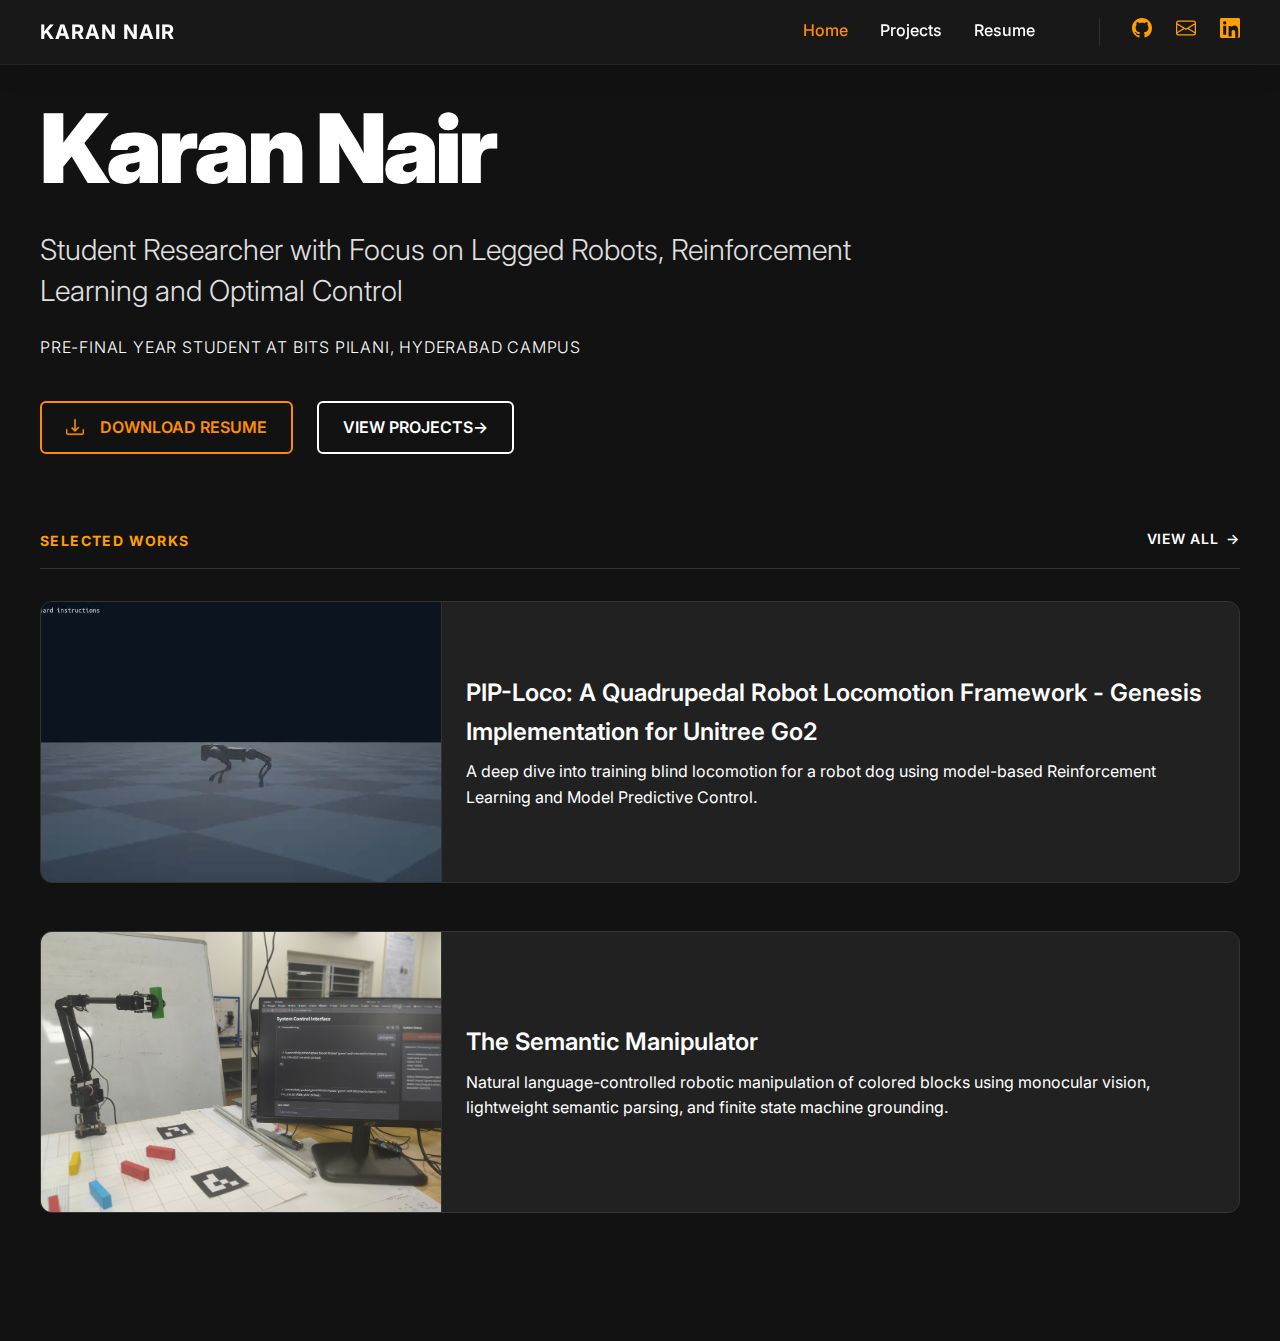
<file: index.html>
<!DOCTYPE html>
<html lang="en">

<head>
    <meta charset="UTF-8">
    <meta name="viewport" content="width=device-width, initial-scale=1.0">
    <title>Karan Nair | Portfolio</title>
    <link rel="stylesheet" href="styles.css">
    <link rel="preconnect" href="https://fonts.googleapis.com">
    <link rel="preconnect" href="https://fonts.gstatic.com" crossorigin>
    <link href="https://fonts.googleapis.com/css2?family=Inter:wght@300;400;600;800&display=swap" rel="stylesheet">
</head>

<body>

    <!-- Navigation Banner -->
    <nav class="navbar">
        <div class="navbar-content">
            <a href="index.html" class="navbar-brand">

                Karan Nair
            </a>
            <div class="navbar-links">
                <a href="index.html" class="nav-link active">Home</a>
                <a href="projects.html" class="nav-link">Projects</a>
                <a href="Resume - Karan Nair.pdf" class="nav-link" target="_blank">Resume</a>

                <div class="navbar-social">
                    <a href="https://github.com/aceofspades07" class="nav-social-icon" target="_blank"
                        aria-label="GitHub">
                        <svg xmlns="http://www.w3.org/2000/svg" width="20" height="20" fill="currentColor"
                            viewBox="0 0 16 16">
                            <path
                                d="M8 0C3.58 0 0 3.58 0 8c0 3.54 2.29 6.53 5.47 7.59.4.07.55-.17.55-.38 0-.19-.01-.82-.01-1.49-2.01.37-2.53-.49-2.69-.94-.09-.23-.48-.94-.82-1.13-.28-.15-.68-.52-.01-.53.63-.01 1.08.58 1.23.82.72 1.21 1.87.87 2.33.66.07-.52.28-.87.51-1.07-1.78-.2-3.64-.89-3.64-3.95 0-.87.31-1.59.82-2.15-.08-.2-.36-1.02.08-2.12 0 0 .67-.21 2.2.82.64-.18 1.32-.27 2-.27.68 0 1.36.09 2 .27 1.53-1.03 2.2-.82 2.2-.82.44 1.1.16 1.92.08 2.12.51.56.82 1.27.82 2.15 0 3.07-1.87 3.75-3.65 3.95.29.25.54.73.54 1.48 0 1.07-.01 1.93-.01 2.2 0 .21.15.46.55.38A8.012 8.012 0 0 0 16 8c0-4.42-3.58-8-8-8z" />
                        </svg>
                    </a>
                    <a href="mailto:f20231071@hyderabad.bits-pilani.ac.in" class="nav-social-icon" aria-label="Email">
                        <svg xmlns="http://www.w3.org/2000/svg" width="20" height="20" fill="currentColor"
                            viewBox="0 0 16 16">
                            <path
                                d="M0 4a2 2 0 0 1 2-2h12a2 2 0 0 1 2 2v8a2 2 0 0 1-2 2H2a2 2 0 0 1-2-2V4Zm2-1a1 1 0 0 0-1 1v.217l7 4.2 7-4.2V4a1 1 0 0 0-1-1H2Zm13 2.383-4.708 2.825L15 11.105V5.383Zm-.034 6.876-5.64-3.471L8 9.583l-1.326-.795-5.64 3.47A1 1 0 0 0 2 13h12a1 1 0 0 0 .966-.741ZM1 11.105l4.708-2.897L1 5.383v5.722Z" />
                        </svg>
                    </a>
                    <a href="https://www.linkedin.com/in/karan-nair-202764288/?originalSubdomain=in"
                        class="nav-social-icon" target="_blank" aria-label="LinkedIn">
                        <svg xmlns="http://www.w3.org/2000/svg" width="20" height="20" fill="currentColor"
                            viewBox="0 0 16 16">
                            <path
                                d="M0 1.146C0 .513.526 0 1.175 0h13.65C15.474 0 16 .513 16 1.146v13.708c0 .633-.526 1.146-1.175 1.146H1.175C.526 16 0 15.487 0 14.854V1.146zm4.943 12.248V6.169H2.542v7.225h2.401zm-1.2-8.212c.837 0 1.358-.554 1.358-1.248-.015-.709-.52-1.248-1.342-1.248-.822 0-1.359.54-1.359 1.248 0 .694.521 1.248 1.358 1.248zM6.89 14.854h2.402v-3.844c0-.208.015-.416.08-.565.18-.416.592-.835 1.281-.835 1.34 0 1.51 1.02 1.51 2.514v3.73h2.404V9.66c0-2.435-1.298-3.568-3.033-3.568-1.422 0-2.074.793-2.432 1.366v-1.15H6.89c.032.68 0 7.225 0 7.225z" />
                        </svg>
                    </a>
                </div>
            </div>

            <!-- Hamburger Icon (Visible on Mobile) -->
            <div class="hamburger">
                <span></span>
                <span></span>
                <span></span>
            </div>
        </div>

        <!-- Mobile Menu Drawer -->
        <div class="mobile-menu">
            <a href="index.html" class="nav-link active">Home</a>
            <a href="projects.html" class="nav-link">Projects</a>
            <a href="Resume - Karan Nair.pdf" class="nav-link" target="_blank">Resume</a>

            <div class="mobile-menu-social">
                <a href="https://github.com/aceofspades07" class="nav-social-icon" target="_blank" aria-label="GitHub">
                    <svg xmlns="http://www.w3.org/2000/svg" width="24" height="24" fill="currentColor"
                        viewBox="0 0 16 16">
                        <path
                            d="M8 0C3.58 0 0 3.58 0 8c0 3.54 2.29 6.53 5.47 7.59.4.07.55-.17.55-.38 0-.19-.01-.82-.01-1.49-2.01.37-2.53-.49-2.69-.94-.09-.23-.48-.94-.82-1.13-.28-.15-.68-.52-.01-.53.63-.01 1.08.58 1.23.82.72 1.21 1.87.87 2.33.66.07-.52.28-.87.51-1.07-1.78-.2-3.64-.89-3.64-3.95 0-.87.31-1.59.82-2.15-.08-.2-.36-1.02.08-2.12 0 0 .67-.21 2.2.82.64-.18 1.32-.27 2-.27.68 0 1.36.09 2 .27 1.53-1.03 2.2-.82 2.2-.82.44 1.1.16 1.92.08 2.12.51.56.82 1.27.82 2.15 0 3.07-1.87 3.75-3.65 3.95.29.25.54.73.54 1.48 0 1.07-.01 1.93-.01 2.2 0 .21.15.46.55.38A8.012 8.012 0 0 0 16 8c0-4.42-3.58-8-8-8z" />
                    </svg>
                </a>
                <a href="mailto:f20231071@hyderabad.bits-pilani.ac.in" class="nav-social-icon" aria-label="Email">
                    <svg xmlns="http://www.w3.org/2000/svg" width="24" height="24" fill="currentColor"
                        viewBox="0 0 16 16">
                        <path
                            d="M0 4a2 2 0 0 1 2-2h12a2 2 0 0 1 2 2v8a2 2 0 0 1-2 2H2a2 2 0 0 1-2-2V4Zm2-1a1 1 0 0 0-1 1v.217l7 4.2 7-4.2V4a1 1 0 0 0-1-1H2Zm13 2.383-4.708 2.825L15 11.105V5.383Zm-.034 6.876-5.64-3.471L8 9.583l-1.326-.795-5.64 3.47A1 1 0 0 0 2 13h12a1 1 0 0 0 .966-.741ZM1 11.105l4.708-2.897L1 5.383v5.722Z" />
                    </svg>
                </a>
                <a href="https://www.linkedin.com/in/karan-nair-202764288/?originalSubdomain=in" class="nav-social-icon"
                    target="_blank" aria-label="LinkedIn">
                    <svg xmlns="http://www.w3.org/2000/svg" width="24" height="24" fill="currentColor"
                        viewBox="0 0 16 16">
                        <path
                            d="M0 1.146C0 .513.526 0 1.175 0h13.65C15.474 0 16 .513 16 1.146v13.708c0 .633-.526 1.146-1.175 1.146H1.175C.526 16 0 15.487 0 14.854V1.146zm4.943 12.248V6.169H2.542v7.225h2.401zm-1.2-8.212c.837 0 1.358-.554 1.358-1.248-.015-.709-.52-1.248-1.342-1.248-.822 0-1.359.54-1.359 1.248 0 .694.521 1.248 1.358 1.248zM6.89 14.854h2.402v-3.844c0-.208.015-.416.08-.565.18-.416.592-.835 1.281-.835 1.34 0 1.51 1.02 1.51 2.514v3.73h2.404V9.66c0-2.435-1.298-3.568-3.033-3.568-1.422 0-2.074.793-2.432 1.366v-1.15H6.89c.032.68 0 7.225 0 7.225z" />
                    </svg>
                </a>
            </div>
        </div>
    </nav>

    <div class="container main-content">
        <header>
            <h1>Karan Nair</h1>
            <p class="subtitle">Student Researcher with Focus on Legged Robots, Reinforcement Learning and Optimal
                Control</p>
            <p class="university">PRE-FINAL YEAR STUDENT AT BITS PILANI, HYDERABAD CAMPUS</p>


            <div class="cta-buttons">
                <a href="Resume - Karan Nair.pdf" class="resume-btn" target="_blank">
                    <svg xmlns="http://www.w3.org/2000/svg" width="18" height="18" fill="currentColor"
                        stroke="currentColor" stroke-width="0.5" viewBox="0 0 16 16" style="margin-right: 8px;">
                        <path
                            d="M.5 9.9a.5.5 0 0 1 .5.5v2.5a1 1 0 0 0 1 1h12a1 1 0 0 0 1-1v-2.5a.5.5 0 0 1 1 0v2.5a2 2 0 0 1-2 2H2a2 2 0 0 1-2-2v-2.5a.5.5 0 0 1 .5-.5z" />
                        <path
                            d="M7.646 11.854a.5.5 0 0 0 .708 0l3-3a.5.5 0 0 0-.708-.708L8.5 10.293V1.5a.5.5 0 0 0-1 0v8.793L5.354 8.146a.5.5 0 1 1-.708.708l3 3z" />
                    </svg>Download Resume
                </a>
                <a href="projects.html" class="projects-btn">View Projects <span class="arrow">→</span></a>
            </div>
        </header>

        <section id="selected-works">
            <div class="section-header">
                <h2>Selected Works</h2>
                <a href="projects.html" class="view-all-link">View All <span class="arrow">→</span></a>
            </div>
            <div class="work-grid">

                <!-- Project 1 -->
                <a href="blog/pip-loco.html" class="work-card">
                    <img src="blog-posts/piploco/assets/pip-loco-recording.webp" alt="PIP-Loco Robot Demonstration"
                        class="work-image">
                    <div class="work-content">
                        <h3 class="work-title">PIP-Loco: A Quadrupedal Robot Locomotion Framework - Genesis
                            Implementation for Unitree Go2</h3>
                        <p class="work-description">A deep dive into training blind locomotion for a robot dog using
                            model-based Reinforcement Learning and Model Predictive Control.</p>
                    </div>
                </a>

                <!-- Project 2 -->
                <a href="blog/semantic-manipulator.html" class="work-card">
                    <img src="blog-posts/semantic-manipulator/assets/workspace.jpg" alt="Semantic Manipulator Setup"
                        class="work-image">
                    <div class="work-content">
                        <h3 class="work-title">The Semantic Manipulator</h3>
                        <p class="work-description">Natural language-controlled robotic manipulation of colored blocks
                            using monocular vision, lightweight semantic parsing, and finite state machine grounding.
                        </p>
                    </div>
                </a>

            </div>
        </section>
    </div>


    <script src="script.js"></script>
</body>

</html>
</file>
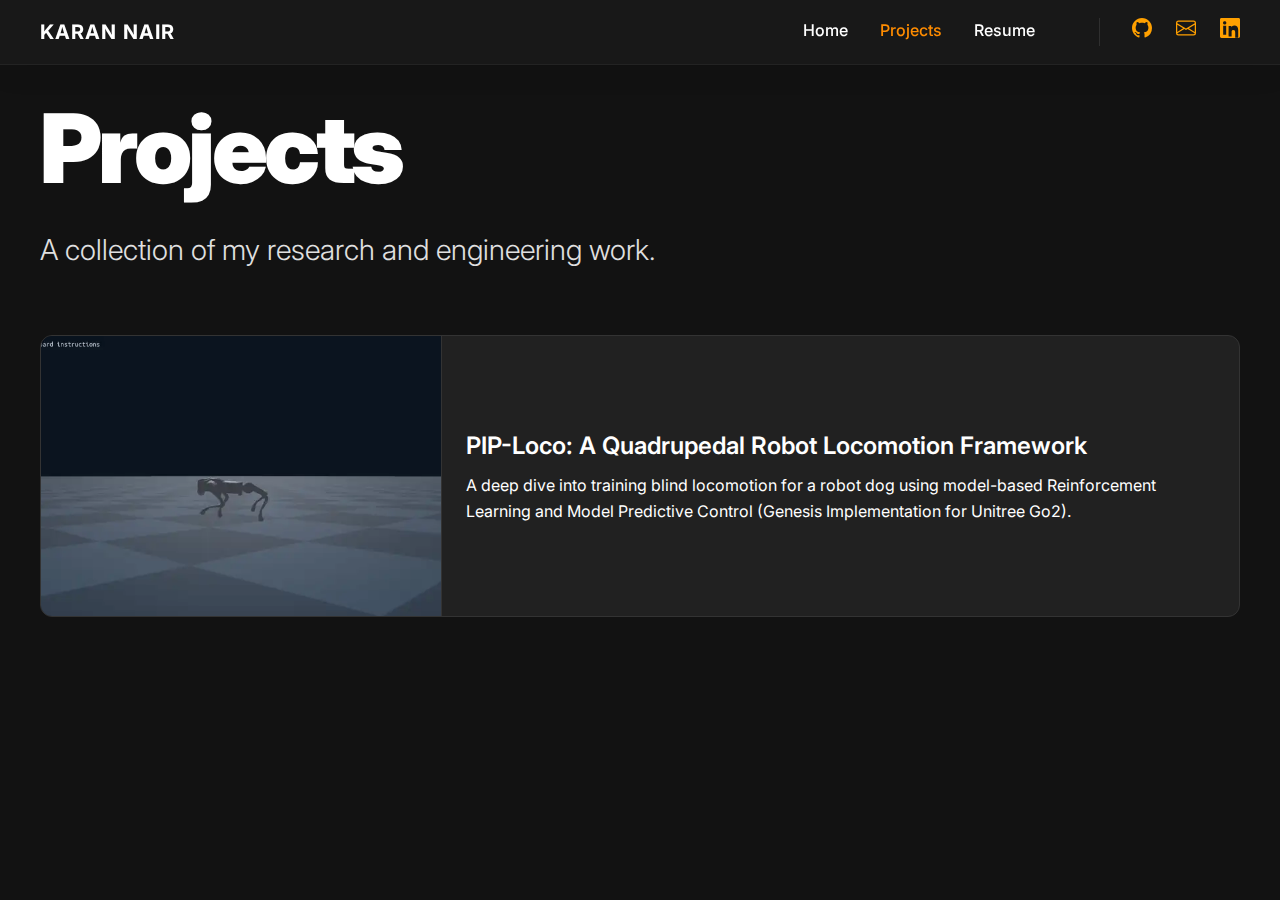
<file: projects.html>
<!DOCTYPE html>
<html lang="en">

<head>
    <meta charset="UTF-8">
    <meta name="viewport" content="width=device-width, initial-scale=1.0">
    <title>Projects | Karan Nair</title>
    <link rel="stylesheet" href="styles.css">
    <link rel="preconnect" href="https://fonts.googleapis.com">
    <link rel="preconnect" href="https://fonts.gstatic.com" crossorigin>
    <link href="https://fonts.googleapis.com/css2?family=Inter:wght@300;400;600;800&display=swap" rel="stylesheet">
</head>

<body>

    <!-- Navigation Banner -->
    <nav class="navbar">
        <div class="navbar-content">
            <a href="index.html" class="navbar-brand">

                Karan Nair
            </a>
            <div class="navbar-links">
                <a href="index.html" class="nav-link">Home</a>
                <a href="projects.html" class="nav-link active">Projects</a>
                <a href="Resume - Karan Nair.pdf" class="nav-link" target="_blank">Resume</a>

                <div class="navbar-social">
                    <a href="https://github.com/aceofspades07" class="nav-social-icon" target="_blank"
                        aria-label="GitHub">
                        <svg xmlns="http://www.w3.org/2000/svg" width="20" height="20" fill="currentColor"
                            viewBox="0 0 16 16">
                            <path
                                d="M8 0C3.58 0 0 3.58 0 8c0 3.54 2.29 6.53 5.47 7.59.4.07.55-.17.55-.38 0-.19-.01-.82-.01-1.49-2.01.37-2.53-.49-2.69-.94-.09-.23-.48-.94-.82-1.13-.28-.15-.68-.52-.01-.53.63-.01 1.08.58 1.23.82.72 1.21 1.87.87 2.33.66.07-.52.28-.87.51-1.07-1.78-.2-3.64-.89-3.64-3.95 0-.87.31-1.59.82-2.15-.08-.2-.36-1.02.08-2.12 0 0 .67-.21 2.2.82.64-.18 1.32-.27 2-.27.68 0 1.36.09 2 .27 1.53-1.03 2.2-.82 2.2-.82.44 1.1.16 1.92.08 2.12.51.56.82 1.27.82 2.15 0 3.07-1.87 3.75-3.65 3.95.29.25.54.73.54 1.48 0 1.07-.01 1.93-.01 2.2 0 .21.15.46.55.38A8.012 8.012 0 0 0 16 8c0-4.42-3.58-8-8-8z" />
                        </svg>
                    </a>
                    <a href="mailto:f20231071@hyderabad.bits-pilani.ac.in" class="nav-social-icon" aria-label="Email">
                        <svg xmlns="http://www.w3.org/2000/svg" width="20" height="20" fill="currentColor"
                            viewBox="0 0 16 16">
                            <path
                                d="M0 4a2 2 0 0 1 2-2h12a2 2 0 0 1 2 2v8a2 2 0 0 1-2 2H2a2 2 0 0 1-2-2V4Zm2-1a1 1 0 0 0-1 1v.217l7 4.2 7-4.2V4a1 1 0 0 0-1-1H2Zm13 2.383-4.708 2.825L15 11.105V5.383Zm-.034 6.876-5.64-3.471L8 9.583l-1.326-.795-5.64 3.47A1 1 0 0 0 2 13h12a1 1 0 0 0 .966-.741ZM1 11.105l4.708-2.897L1 5.383v5.722Z" />
                        </svg>
                    </a>
                    <a href="https://www.linkedin.com/in/karan-nair-202764288/?originalSubdomain=in"
                        class="nav-social-icon" target="_blank" aria-label="LinkedIn">
                        <svg xmlns="http://www.w3.org/2000/svg" width="20" height="20" fill="currentColor"
                            viewBox="0 0 16 16">
                            <path
                                d="M0 1.146C0 .513.526 0 1.175 0h13.65C15.474 0 16 .513 16 1.146v13.708c0 .633-.526 1.146-1.175 1.146H1.175C.526 16 0 15.487 0 14.854V1.146zm4.943 12.248V6.169H2.542v7.225h2.401zm-1.2-8.212c.837 0 1.358-.554 1.358-1.248-.015-.709-.52-1.248-1.342-1.248-.822 0-1.359.54-1.359 1.248 0 .694.521 1.248 1.358 1.248zM6.89 14.854h2.402v-3.844c0-.208.015-.416.08-.565.18-.416.592-.835 1.281-.835 1.34 0 1.51 1.02 1.51 2.514v3.73h2.404V9.66c0-2.435-1.298-3.568-3.033-3.568-1.422 0-2.074.793-2.432 1.366v-1.15H6.89c.032.68 0 7.225 0 7.225z" />
                        </svg>
                    </a>
                </div>
            </div>

            <!-- Hamburger Icon (Visible on Mobile) -->
            <div class="hamburger">
                <span></span>
                <span></span>
                <span></span>
            </div>
        </div>

        <!-- Mobile Menu Drawer -->
        <div class="mobile-menu">
            <a href="index.html" class="nav-link">Home</a>
            <a href="projects.html" class="nav-link active">Projects</a>
            <a href="Resume - Karan Nair.pdf" class="nav-link" target="_blank">Resume</a>

            <div class="mobile-menu-social">
                <a href="https://github.com/aceofspades07" class="nav-social-icon" target="_blank" aria-label="GitHub">
                    <svg xmlns="http://www.w3.org/2000/svg" width="24" height="24" fill="currentColor"
                        viewBox="0 0 16 16">
                        <path
                            d="M8 0C3.58 0 0 3.58 0 8c0 3.54 2.29 6.53 5.47 7.59.4.07.55-.17.55-.38 0-.19-.01-.82-.01-1.49-2.01.37-2.53-.49-2.69-.94-.09-.23-.48-.94-.82-1.13-.28-.15-.68-.52-.01-.53.63-.01 1.08.58 1.23.82.72 1.21 1.87.87 2.33.66.07-.52.28-.87.51-1.07-1.78-.2-3.64-.89-3.64-3.95 0-.87.31-1.59.82-2.15-.08-.2-.36-1.02.08-2.12 0 0 .67-.21 2.2.82.64-.18 1.32-.27 2-.27.68 0 1.36.09 2 .27 1.53-1.03 2.2-.82 2.2-.82.44 1.1.16 1.92.08 2.12.51.56.82 1.27.82 2.15 0 3.07-1.87 3.75-3.65 3.95.29.25.54.73.54 1.48 0 1.07-.01 1.93-.01 2.2 0 .21.15.46.55.38A8.012 8.012 0 0 0 16 8c0-4.42-3.58-8-8-8z" />
                    </svg>
                </a>
                <a href="mailto:f20231071@hyderabad.bits-pilani.ac.in" class="nav-social-icon" aria-label="Email">
                    <svg xmlns="http://www.w3.org/2000/svg" width="24" height="24" fill="currentColor"
                        viewBox="0 0 16 16">
                        <path
                            d="M0 4a2 2 0 0 1 2-2h12a2 2 0 0 1 2 2v8a2 2 0 0 1-2 2H2a2 2 0 0 1-2-2V4Zm2-1a1 1 0 0 0-1 1v.217l7 4.2 7-4.2V4a1 1 0 0 0-1-1H2Zm13 2.383-4.708 2.825L15 11.105V5.383Zm-.034 6.876-5.64-3.471L8 9.583l-1.326-.795-5.64 3.47A1 1 0 0 0 2 13h12a1 1 0 0 0 .966-.741ZM1 11.105l4.708-2.897L1 5.383v5.722Z" />
                    </svg>
                </a>
                <a href="https://www.linkedin.com/in/karan-nair-202764288/?originalSubdomain=in" class="nav-social-icon"
                    target="_blank" aria-label="LinkedIn">
                    <svg xmlns="http://www.w3.org/2000/svg" width="24" height="24" fill="currentColor"
                        viewBox="0 0 16 16">
                        <path
                            d="M0 1.146C0 .513.526 0 1.175 0h13.65C15.474 0 16 .513 16 1.146v13.708c0 .633-.526 1.146-1.175 1.146H1.175C.526 16 0 15.487 0 14.854V1.146zm4.943 12.248V6.169H2.542v7.225h2.401zm-1.2-8.212c.837 0 1.358-.554 1.358-1.248-.015-.709-.52-1.248-1.342-1.248-.822 0-1.359.54-1.359 1.248 0 .694.521 1.248 1.358 1.248zM6.89 14.854h2.402v-3.844c0-.208.015-.416.08-.565.18-.416.592-.835 1.281-.835 1.34 0 1.51 1.02 1.51 2.514v3.73h2.404V9.66c0-2.435-1.298-3.568-3.033-3.568-1.422 0-2.074.793-2.432 1.366v-1.15H6.89c.032.68 0 7.225 0 7.225z" />
                    </svg>
                </a>
            </div>
        </div>
        </div>
    </nav>

    <div class="container main-content">
        <header style="margin-bottom: 4rem;">
            <h1>Projects</h1>
            <p class="subtitle">A collection of my research and engineering work.</p>
        </header>

        <div class="work-grid">

            <!-- Project 1 -->
            <a href="blog/pip-loco.html" class="work-card">
                <img src="blog-posts/piploco/assets/pip-loco-recording.webp" alt="PIP-Loco Robot Demonstration"
                    class="work-image">
                <div class="work-content">
                    <h3 class="work-title">PIP-Loco: A Quadrupedal Robot Locomotion Framework</h3>
                    <p class="work-description">A deep dive into training blind locomotion for a robot dog using
                        model-based Reinforcement Learning and Model Predictive Control (Genesis Implementation for
                        Unitree Go2).</p>
                </div>
            </a>

            <!-- Add more projects here by duplicating the card structure -->

        </div>
    </div>


    <script src="script.js"></script>
</body>

</html>
</file>
<file: styles.css>
:root {
    --bg-color: #1a1a1a;
    --text-color: #ffffff;
    --accent-color: #FFA000;
    /* Darker Golden Yellow (Amber) */
    --hover-color: #FF8C00;
    /* Dark Orange/Gold for hover */
    --secondary-text: #ffffff;
    --card-bg: #212121;
    --font-main: 'Inter', system-ui, -apple-system, sans-serif;
}

/* Custom Text Selection */
::selection {
    background: rgba(255, 160, 0, 0.3);
    /* Low-key amber */
    color: #ffffff;
}

::-moz-selection {
    background: rgba(255, 160, 0, 0.3);
    /* Low-key amber */
    color: #ffffff;
}

body {
    background-color: var(--bg-color);
    color: var(--text-color);
    font-family: var(--font-main);
    margin: 0;
    padding: 0;
    line-height: 1.6;
    background: #121212;
    /* Solid black/dark gray */
    min-height: 100vh;
}

/* Navbar */
.navbar {
    position: fixed;
    top: 0;
    left: 0;
    width: 100%;
    background: rgba(26, 26, 26, 0.85);
    /* Glassmorphism */
    backdrop-filter: blur(12px);
    -webkit-backdrop-filter: blur(12px);
    border-bottom: 1px solid rgba(255, 255, 255, 0.05);
    z-index: 1000;
    padding: 1rem 0;
    box-shadow: 0 4px 30px rgba(0, 0, 0, 0.1);
}

.hamburger {
    display: none;
    /* Hidden on desktop */
}

.mobile-menu {
    display: none;
    /* Hidden on desktop */
}

.navbar-content {
    max-width: 1200px;
    /* Match blog width */
    margin: 0 auto;
    padding: 0 2rem;
    display: flex;
    justify-content: space-between;
    align-items: center;
}

.navbar-social {
    display: flex;
    align-items: center;
    gap: 1.5rem;
    /* Increased spacing */
    margin-left: 2rem;
    padding-left: 2rem;
    border-left: 1px solid rgba(255, 255, 255, 0.1);
}

.navbar-brand {
    display: flex;
    align-items: center;
    gap: 0.5rem;
    font-size: 1.25rem;
    font-weight: 700;
    color: var(--text-color);
    text-transform: uppercase;
    letter-spacing: 0.05em;
    transition: color 0.3s ease;
}

.navbar-brand:hover {
    color: var(--hover-color);
}

.navbar-links {
    display: flex;
    gap: 2rem;
}

.nav-link {
    font-size: 1rem;
    font-weight: 500;
    color: var(--text-color);
    transition: color 0.2s ease;
}

.nav-link:hover,
.nav-link.active {
    color: var(--hover-color);
}

.cta-buttons {
    display: flex;
    justify-content: flex-start;
    /* Left aligned */
    gap: 1.5rem;
    margin-top: 1.5rem;
}

.resume-btn {
    display: inline-flex;
    align-items: center;
    padding: 0.75rem 1.5rem;
    border: 2px solid var(--hover-color);
    border-radius: 6px;
    color: var(--hover-color);
    font-size: 1rem;
    font-weight: 600;
    text-transform: uppercase;
    transition: all 0.2s ease;
    text-decoration: none;
    gap: 0.5rem;
    /* Space between text and arrow */
}

.projects-btn {
    display: inline-flex;
    align-items: center;
    padding: 0.75rem 1.5rem;
    border: 2px solid var(--text-color);
    border-radius: 6px;
    color: var(--text-color);
    font-size: 1rem;
    font-weight: 600;
    text-transform: uppercase;
    transition: all 0.2s ease;
    text-decoration: none;
}

.projects-btn:hover {
    background: var(--text-color);
    color: #121212;
    /* Dark text on light background */
}

.projects-btn .arrow {
    transition: transform 0.2s ease;
}

.projects-btn:hover .arrow {
    transform: translateX(4px);
}

.resume-btn:hover {
    background: var(--hover-color);
    color: #ffffff;
}

/* Add padding to body to prevent overlap */
.main-content {
    padding-top: 80px;
}

a {
    color: var(--accent-color);
    text-decoration: none;
    transition: color 0.2s ease, opacity 0.2s ease;
}

a:hover {
    color: var(--hover-color);
    opacity: 1;
}



.container {
    max-width: 1200px;
    /* Wider container for impactful intro */
    margin: 0 auto;
    padding: 6rem 2rem 4rem;
    /* More top padding */
}

header {
    margin-bottom: 4rem;
    /* Reduced space after header */
    animation: fadeIn 1s ease-out;
}

h1 {
    font-size: 6rem;
    /* Much larger */
    font-weight: 900;
    letter-spacing: -0.04em;
    margin: 0 0 1.5rem 0;
    line-height: 1.1;
    color: #ffffff;
    max-width: 1000px;
}

.subtitle {
    font-size: 1.8rem;
    /* Larger subtitle */
    color: #e0e0e0;
    /* Off-white for readability */
    font-weight: 300;
    line-height: 1.4;
    max-width: 900px;
    /* Wider span */
    margin-bottom: 1rem;
}

.university {
    font-size: 1.1rem;
    color: var(--accent-color);
    /* Purple accent */
    font-weight: 500;
    letter-spacing: 0.05em;
    text-transform: uppercase;
    margin-top: 1rem;
    margin-top: 1rem;
    display: inline-block;
}



section {
    margin-bottom: 4rem;
    animation: slideUp 0.8s ease-out 0.2s backwards;
}

h2 {
    font-size: 0.875rem;
    text-transform: uppercase;
    letter-spacing: 0.1em;
    color: var(--accent-color);
    margin-bottom: 0;
    /* Remove bottom margin as it's handled by container */
    padding-bottom: 0.5rem;
    display: inline-block;
}

.section-header {
    display: flex;
    justify-content: space-between;
    align-items: center;
    border-bottom: 1px solid #333;
    margin-bottom: 2rem;
    padding-bottom: 0.5rem;
}

.view-all-link {
    font-size: 0.875rem;
    font-weight: 600;
    color: var(--text-color);
    text-transform: uppercase;
    letter-spacing: 0.05em;
    display: flex;
    align-items: center;
    gap: 0.5rem;
}

.view-all-link:hover {
    color: var(--accent-color);
}

.view-all-link .arrow {
    transition: transform 0.2s ease;
}

.view-all-link:hover .arrow {
    transform: translateX(4px);
}

.muted-link {
    color: var(--secondary-text) !important;
    text-decoration: none;
    font-size: 1rem;
    transition: color 0.2s ease;
}

.muted-link:hover {
    color: var(--accent-color) !important;
}

/* Selected Works */
.work-grid {
    display: grid;
    grid-template-columns: 1fr;
    /* Stack vertically for the list view */
    gap: 3rem;
}

.work-card {
    display: flex;
    /* Horizontal layout */
    align-items: center;
    /* Center vertically */
    text-decoration: none;
    color: inherit;
    background: var(--card-bg);
    border-radius: 12px;
    overflow: hidden;
    transition: transform 0.3s ease, box-shadow 0.3s ease;
    border: 1px solid #333;
}

.work-card:hover {
    transform: translateY(-4px);
    /* Subtle lift */
    box-shadow: 0 10px 30px rgba(255, 160, 0, 0.15);
    /* Golden glow */
    border-color: var(--hover-color);
}

.work-image {
    width: 400px;
    height: 280px;
    object-fit: cover;
    flex-shrink: 0;
    border-right: 1px solid #333;
}

.work-content {
    padding: 1.5rem;
}

.work-title {
    font-size: 1.5rem;
    font-weight: 600;
    margin: 0 0 0.5rem 0;
}

.work-description {
    color: var(--secondary-text);
    font-size: 1rem;
    margin: 0;
}

/* Blog Post Specifics */
.blog-post {
    max-width: 1400px;
    /* Wider container */
    margin: 0 auto;
    padding: 6rem 2rem;
}

.blog-header {
    margin-bottom: 4rem;
    text-align: center;
    max-width: 1200px;
    /* Wider header */
    margin-left: auto;
    margin-right: auto;
}

.blog-title {
    font-size: 3.5rem;
    font-weight: 800;
    margin: 0 auto 1.5rem auto;
    /* Center horizontally */
    line-height: 1.1;
    letter-spacing: -0.02em;
    max-width: 100%;
    /* Override global h1 max-width */
}

.blog-meta {
    color: var(--secondary-text);
    font-size: 1.1rem;
}

.blog-content {
    font-size: 1.35rem;
    /* Larger for readability */
    line-height: 1.8;
    color: #e0e0e0;
    /* Brighter and clearer */
    font-weight: 400;
    /* Regular weight is easier to read than thin */
    letter-spacing: -0.01em;
}

.blog-content strong {
    color: #ffffff;
    /* Contrast for bold text */
    font-weight: 600;
}

.blog-content img {
    width: 100%;
    max-width: 100%;
    height: auto;
    border-radius: 8px;
    margin: 3rem 0;
    display: block;
}

.blog-content p {
    margin-bottom: 2.5rem;
    /* More breathing room between paragraphs */
}

.blog-content h2 {
    font-size: 1.75rem;
    color: var(--accent-color);
    margin-top: 3rem;
    margin-bottom: 1.5rem;
    border-bottom: none;
    padding-bottom: 0;
    text-transform: none;
    letter-spacing: normal;
}

.blog-content h3 {
    font-size: 1.4rem;
    color: var(--accent-color);
    margin-top: 2rem;
    margin-bottom: 1rem;
}

code {
    background: rgba(255, 160, 0, 0.1);
    /* Subtle gold tint */
    padding: 0.2em 0.4em;
    border-radius: 4px;
    font-family: 'Fira Code', monospace;
    font-size: 0.9em;
    color: #e0e0e0;
    border: 1px solid rgba(255, 160, 0, 0.2);
}

pre {
    background: #1e1e1e;
    padding: 1.5rem;
    border-radius: 8px;
    overflow-x: auto;
    margin: 2rem 0;
}

pre code {
    background: none;
    padding: 0;
    color: var(--text-color);
}

blockquote {
    border-left: 4px solid var(--hover-color);
    margin: 2rem 0;
    padding-left: 1.5rem;
    font-style: italic;
    color: var(--secondary-text);
}

table {
    width: 100%;
    border-collapse: collapse;
    margin: 2rem 0;
}

th,
td {
    padding: 1rem;
    text-align: left;
    border-bottom: 1px solid #333;
}

th {
    color: var(--secondary-text);
    font-weight: 600;
}

/* Animations */
@keyframes fadeIn {
    from {
        opacity: 0;
    }

    to {
        opacity: 1;
    }
}

@keyframes slideUp {
    from {
        opacity: 0;
        transform: translateY(20px);
    }

    to {
        opacity: 1;
        transform: translateY(0);
    }
}

.university {
    font-size: 1rem;
    color: var(--secondary-text);
    margin-top: 0.5rem;
    font-weight: 300;
}

/* GitHub Repo Card */
.github-card {
    display: flex;
    align-items: center;
    background: #252525;
    border: 1px solid #333;
    border-radius: 8px;
    padding: 1rem 1.5rem;
    margin: 2rem 0;
    text-decoration: none !important;
    color: #e0e0e0;
    transition: all 0.2s ease;
    max-width: 100%;
}

.github-card:hover {
    background: #2a2a2a;
    border-color: var(--accent-color);
    transform: translateY(-2px);
    box-shadow: 0 5px 20px rgba(0, 0, 0, 0.3);
}

.github-icon {
    margin-right: 1.5rem;
    color: #ffffff;
    display: flex;
    align-items: center;
}

.github-text {
    display: flex;
    flex-direction: column;
}

.github-repo {
    font-weight: 700;
    font-size: 1.2rem;
    color: #ffffff;
    margin-bottom: 0.25rem;
}

.github-desc {
    font-size: 0.95rem;
    color: #aaa;
    font-weight: 400;
}


/* Blog Footer Social Icons */
.blog-footer-social {
    display: flex;
    justify-content: center;
    gap: 3rem;
    /* More space */
    margin-top: 1rem;
    padding-top: 2rem;
    border-top: 1px solid rgba(255, 255, 255, 0.1);
}

.blog-footer-social .nav-social-icon {
    color: var(--secondary-text);
    transition: color 0.2s ease, transform 0.2s ease;
    display: flex;
    align-items: center;
    justify-content: center;
}

.blog-footer-social .nav-social-icon svg {
    width: 32px;
    height: 32px;
    /* Bigger icons */
}

.blog-footer-social .nav-social-icon:hover {
    color: var(--accent-color);
    transform: translateY(-3px);
}


/* Responsive */
@media (max-width: 768px) {

    /* Navbar - Glassmorphism & Sleekness */
    /* Navbar - Glassmorphism & Sleekness */
    .navbar {
        padding: 0.75rem 0 !important;
        background: rgba(18, 18, 18, 0.85) !important;
        backdrop-filter: blur(12px) !important;
        -webkit-backdrop-filter: blur(12px) !important;
        border-bottom: 1px solid rgba(255, 255, 255, 0.08) !important;
        box-shadow: 0 4px 20px rgba(0, 0, 0, 0.2) !important;
    }

    .navbar-content {
        flex-direction: row !important;
        justify-content: space-between !important;
        align-items: center !important;
        gap: 0.5rem !important;
        padding: 0 1.25rem !important;
    }

    .navbar-brand {
        font-size: 1rem !important;
        white-space: nowrap !important;
        flex-shrink: 0 !important;
        font-weight: 800 !important;
        letter-spacing: 0.5px !important;
        margin-right: auto !important;
    }

    /* Hide Desktop Nav Elements */
    .navbar-links,
    .navbar-social {
        display: none !important;
    }

    /* Hamburger Icon */
    .hamburger {
        display: flex !important;
        flex-direction: column;
        justify-content: space-between;
        width: 24px;
        height: 18px;
        cursor: pointer;
        z-index: 1100;
        margin-left: 1rem;
    }

    .hamburger span {
        display: block;
        width: 100%;
        height: 2px;
        background-color: #ffffff;
        border-radius: 2px;
        transition: all 0.3s ease-in-out;
    }

    /* Hamburger Animation */
    .hamburger.active span:nth-child(1) {
        transform: translateY(8px) rotate(45deg);
    }

    .hamburger.active span:nth-child(2) {
        opacity: 0;
    }

    .hamburger.active span:nth-child(3) {
        transform: translateY(-8px) rotate(-45deg);
    }

    /* Mobile Menu Drawer (Minibox) */
    .mobile-menu {
        display: flex !important;
        flex-direction: column;
        position: absolute;
        top: 100%;
        /* Below navbar */
        left: 0;
        width: 100%;
        background: rgba(18, 18, 18, 0.95);
        backdrop-filter: blur(15px);
        -webkit-backdrop-filter: blur(15px);
        padding: 2rem;
        box-shadow: 0 10px 30px rgba(0, 0, 0, 0.5);
        border-bottom: 1px solid rgba(255, 255, 255, 0.1);
        opacity: 0;
        visibility: hidden;
        transform: translateY(-10px);
        transition: all 0.3s ease-in-out;
        z-index: 1000;
    }

    .mobile-menu.active {
        opacity: 1;
        visibility: visible;
        transform: translateY(0);
    }

    .mobile-menu .nav-link {
        font-size: 1.25rem !important;
        padding: 1rem 0;
        border-bottom: 1px solid rgba(255, 255, 255, 0.05);
        width: 100%;
        text-align: center;
        display: block;
    }

    .mobile-menu-social {
        display: flex !important;
        justify-content: center;
        gap: 2rem;
        margin-top: 2rem;
        padding-top: 1rem;
    }

    .mobile-menu-social svg {
        width: 24px !important;
        height: 24px !important;
        color: #ffffff;
    }

    /* Animations */
    @keyframes fadeInUp {
        from {
            opacity: 0;
            transform: translateY(20px);
        }

        to {
            opacity: 1;
            transform: translateY(0);
        }
    }

    .main-content {
        padding-top: 130px !important;
        animation: fadeInUp 0.8s ease-out !important;
    }

    .container {
        padding: 130px 1.5rem 2rem !important;
    }

    /* Typography - More breathing room */
    h1 {
        font-size: 2.2rem !important;
        display: block !important;
        visibility: visible !important;
        opacity: 1 !important;
        color: #ffffff !important;
        max-width: 100% !important;
        margin-bottom: 0.75rem !important;
        line-height: 1.15 !important;
        letter-spacing: -0.02em !important;
    }

    .subtitle {
        font-size: 1rem !important;
        max-width: 100% !important;
        line-height: 1.4 !important;
    }

    .subtitle {
        font-size: 1.1rem !important;
        max-width: 100% !important;
        line-height: 1.5 !important;
        color: #e0e0e0 !important;
        margin-bottom: 1rem !important;
    }

    .university {
        font-size: 0.9rem !important;
        margin-top: 0.5rem !important;
        color: var(--accent-color) !important;
        letter-spacing: 0.05em !important;
    }

    /* Buttons - Sleek & Tactile */
    .cta-buttons {
        flex-direction: row !important;
        width: 100% !important;
        gap: 0.75rem !important;
        justify-content: flex-start !important;
        flex-wrap: wrap !important;
        margin-top: 1.5rem !important;
    }

    .resume-btn,
    .projects-btn {
        width: auto !important;
        padding: 0.6rem 1.2rem !important;
        font-size: 0.95rem !important;
        flex: 1 !important;
        justify-content: center !important;
        white-space: nowrap !important;
        border-radius: 8px !important;
        min-width: 140px !important;
        /* Ensure readable width */
        touch-action: manipulation !important;
        /* Improve touch response */
    }

    /* Project Cards - Polished */
    .work-card {
        flex-direction: column !important;
        align-items: stretch !important;
        max-height: none !important;
        height: auto !important;
        border-radius: 12px !important;
        box-shadow: 0 4px 15px rgba(0, 0, 0, 0.3) !important;
        margin-bottom: 2rem !important;
        background: #212121 !important;
        border: 1px solid rgba(255, 255, 255, 0.05) !important;
        animation: fadeInUp 0.8s ease-out backwards !important;
        animation-delay: 0.2s !important;
    }

    .work-image {
        width: 100% !important;
        height: 220px !important;
        /* Slightly taller */
        border-right: none !important;
        border-bottom: 1px solid rgba(255, 255, 255, 0.05) !important;
    }

    .work-content {
        padding: 1.25rem !important;
        overflow: visible !important;
    }

    .work-title {
        font-size: 1.3rem !important;
        line-height: 1.3 !important;
        white-space: normal !important;
        margin-bottom: 0.5rem !important;
    }

    .work-description {
        font-size: 0.95rem !important;
        display: block !important;
        white-space: normal !important;
        line-height: 1.5 !important;
        color: #cccccc !important;
    }

    /* Blog - Readable */
    .blog-title {
        font-size: 2rem !important;
        line-height: 1.2 !important;
    }

    .blog-content {
        font-size: 1.05rem !important;
        line-height: 1.7 !important;
    }

    .blog-content h2 {
        font-size: 1.4rem !important;
        margin-top: 2rem !important;
    }

    .blog-content h3 {
        font-size: 1.2rem !important;
    }

    .blog-post {
        padding: 2rem 1.25rem !important;
        animation: fadeInUp 0.8s ease-out !important;
    }
}
</file>
